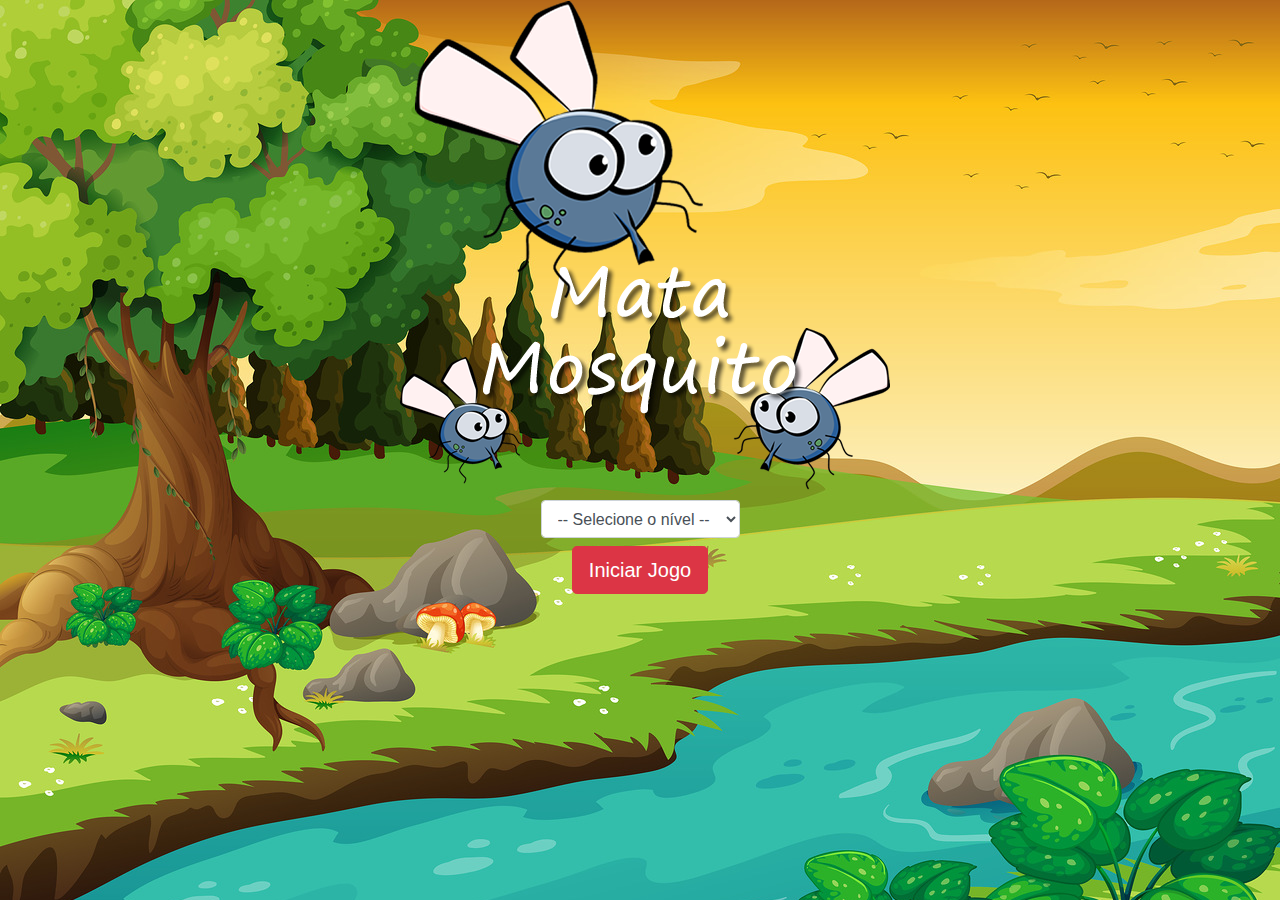
<file: index.html>
<html lang="pt">

<head>
    <meta charset="UTF-8">
    <meta name="viewport" content="width=device-width, initial-scale=1.0">
    <title>Game Mata Mosquito</title>
    <link rel="stylesheet" href="https://stackpath.bootstrapcdn.com/bootstrap/4.5.2/css/bootstrap.min.css" integrity="sha384-JcKb8q3iqJ61gNV9KGb8thSsNjpSL0n8PARn9HuZOnIxN0hoP+VmmDGMN5t9UJ0Z" crossorigin="anonymous">
    <link rel="stylesheet" href="style.css">
    <script src="script.js"></script>
</head>

<body>
    <div class="container">
        <div class="row">
            <div class="col">
                <div class="d-flex justify-content-center">
                    <img src="imagens/game.png">
                </div>
            </div>
        </div>
        <div class="row">
            <div class="col">
                <div class="d-flex justify-content-center">
                    <div class="mb-2">
                        <select class="form-control" id="level">
                            <option value="">-- Selecione o nível --</option>
                            <option value="normal">Normal</option>
                            <option value="dificil">Difícil</option>
                            <option value="chucknorris">Chuck Norris</option>
                        </select>
                    </div>
                </div>
            </div>
        </div>

        <div class="row">
            <div class="col">
                <div class="d-flex justify-content-center">
                    <button type="button" class="btn btn-danger btn-lg" onclick="StartGame()">Iniciar Jogo</button>
                </div>
            </div>
        </div>
    </div>
</body>

</html>
</file>
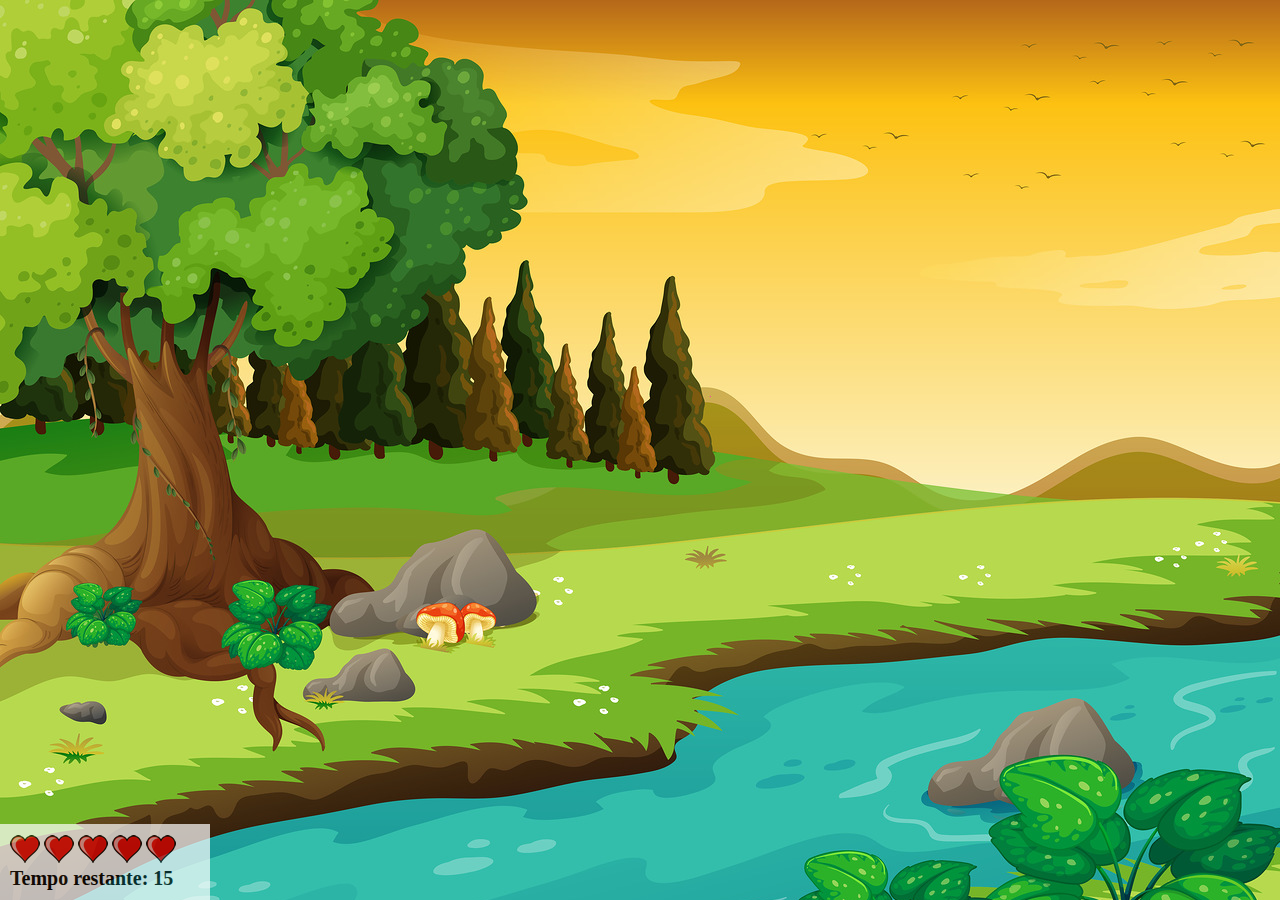
<file: app.html>
<html lang="pt">

<head>
    <meta charset="UTF-8">
    <meta name="viewport" content="width=device-width, initial-scale=1.0">
    <title>Game Mata Mosquito</title>
    <script src="script.js"></script>
    <link rel="stylesheet" href="style.css">
</head>

<body onresize="adjustScreenGame()">

    <div class="panel">
        <div class="lives">
            <img id="life1" src="imagens/life_full.png" />
            <img id="life2" src="imagens/life_full.png" />
            <img id="life3" src="imagens/life_full.png" />
            <img id="life4" src="imagens/life_full.png" />
            <img id="life5" src="imagens/life_full.png" />
        </div>
        <div class="stopwatch">Tempo restante: <span id="timer"></span></div>
    </div>

    <script>
        document.getElementById('timer').innerHTML = time

        //Faz a chamada da função no intervalo de 2s.
        var newFly = setInterval(function() {
            positionRandom()
        }, newFlyTime)
    </script>
</body>

</html>
</file>
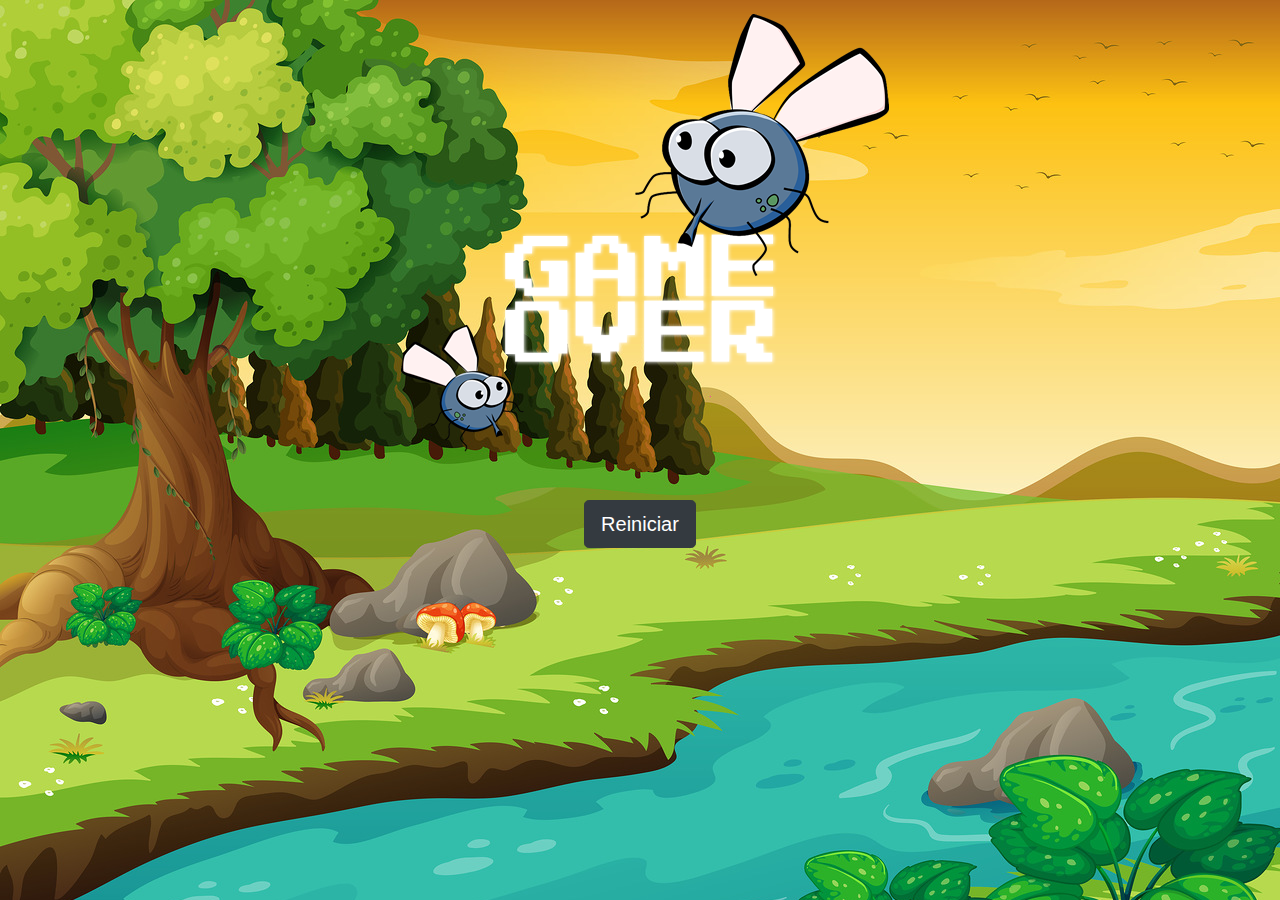
<file: game_over.html>
<html lang="pt">

<head>
    <meta charset="UTF-8">
    <meta name="viewport" content="width=device-width, initial-scale=1.0">
    <title>Game Mata Mosquito</title>
    <link rel="stylesheet" href="https://stackpath.bootstrapcdn.com/bootstrap/4.5.2/css/bootstrap.min.css" integrity="sha384-JcKb8q3iqJ61gNV9KGb8thSsNjpSL0n8PARn9HuZOnIxN0hoP+VmmDGMN5t9UJ0Z" crossorigin="anonymous">
    <link rel="stylesheet" href="style.css">
</head>

<body>
    <div class="container">
        <div class="row">
            <div class="col">
                <div class="d-flex justify-content-center">
                    <img src="imagens/game_over.png">
                </div>
            </div>
        </div>
        <div class="row">
            <div class="col">
                <div class="d-flex justify-content-center">
                    <button type="button" class="btn btn-dark btn-lg" onclick="window.location.href='index.html'">Reiniciar</button>
                </div>
            </div>
        </div>
    </div>
</body>

</html>
</file>
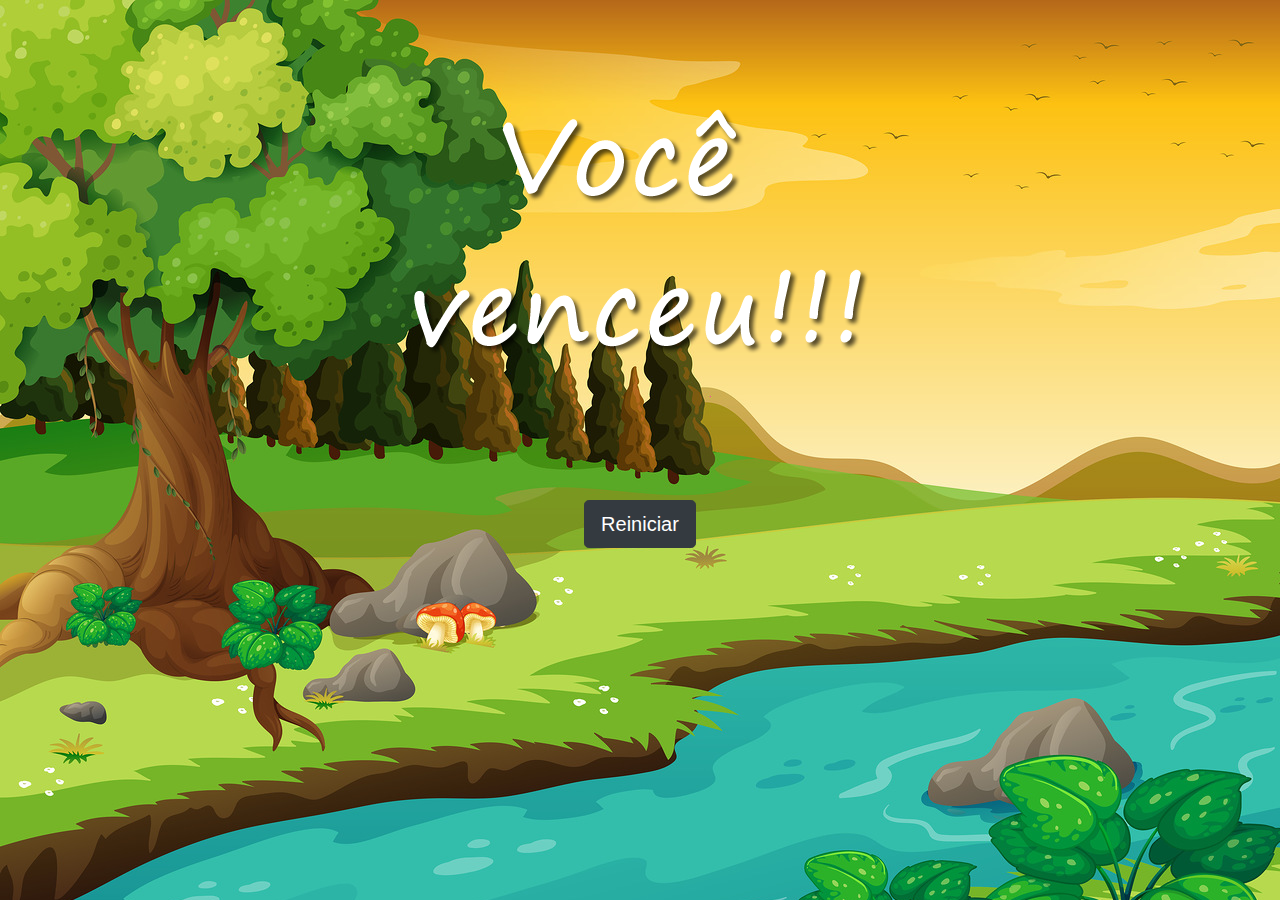
<file: victory.html>
<html lang="pt">

<head>
    <meta charset="UTF-8">
    <meta name="viewport" content="width=device-width, initial-scale=1.0">
    <title>Game Mata Mosquito</title>
    <link rel="stylesheet" href="https://stackpath.bootstrapcdn.com/bootstrap/4.5.2/css/bootstrap.min.css" integrity="sha384-JcKb8q3iqJ61gNV9KGb8thSsNjpSL0n8PARn9HuZOnIxN0hoP+VmmDGMN5t9UJ0Z" crossorigin="anonymous">
    <link rel="stylesheet" href="style.css">
</head>

<body>
    <div class="container">
        <div class="row">
            <div class="col">
                <div class="d-flex justify-content-center">
                    <img src="imagens/victory.png">
                </div>
            </div>
        </div>
        <div class="row">
            <div class="col">
                <div class="d-flex justify-content-center">
                    <button type="button" class="btn btn-dark btn-lg" onclick="window.location.href='index.html'">Reiniciar</button>
                </div>
            </div>
        </div>
    </div>
</body>

</html>
</file>
<file: style.css>
html {
    cursor: url(imagens/fly_kill.png) 30 30, auto;
}

body {
    background-image: url(imagens/bg.jpg);
    background-repeat: no-repeat;
    background-size: cover;
}

.fly1 {
    width: 50px;
    height: 50px;
}

.fly2 {
    width: 70px;
    height: 70px;
}

.fly3 {
    width: 90px;
    height: 90px;
}

.ladoB {
    transform: scaleX(-1)
}

.panel {
    position: absolute;
    width: 190px;
    padding: 10px;
    left: 0px;
    bottom: 0px;
    border-top: solid 1px white;
    background-color: white;
    opacity: 0.7;
}

.lives {
    float: left;
}

.stopwatch {
    float: left;
    font-size: 20px;
    font-weight: bold;
}
</file>
